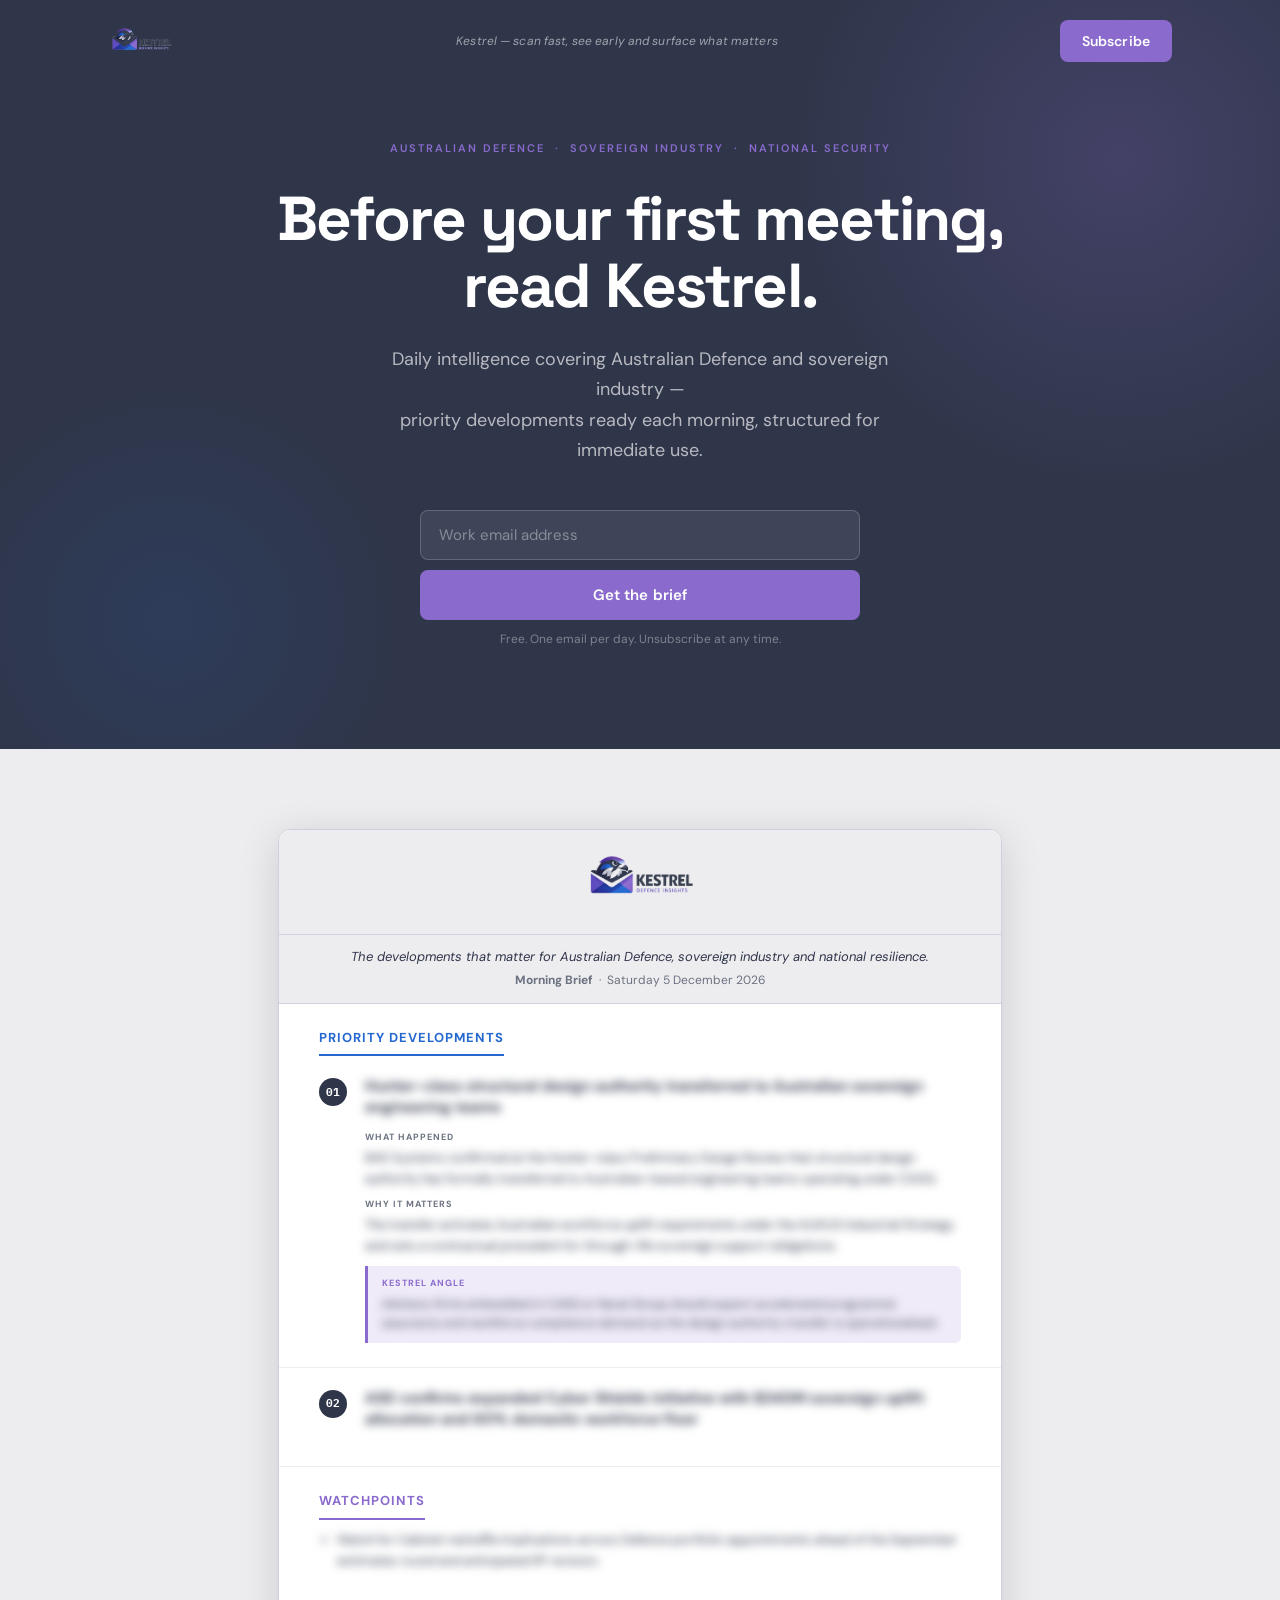
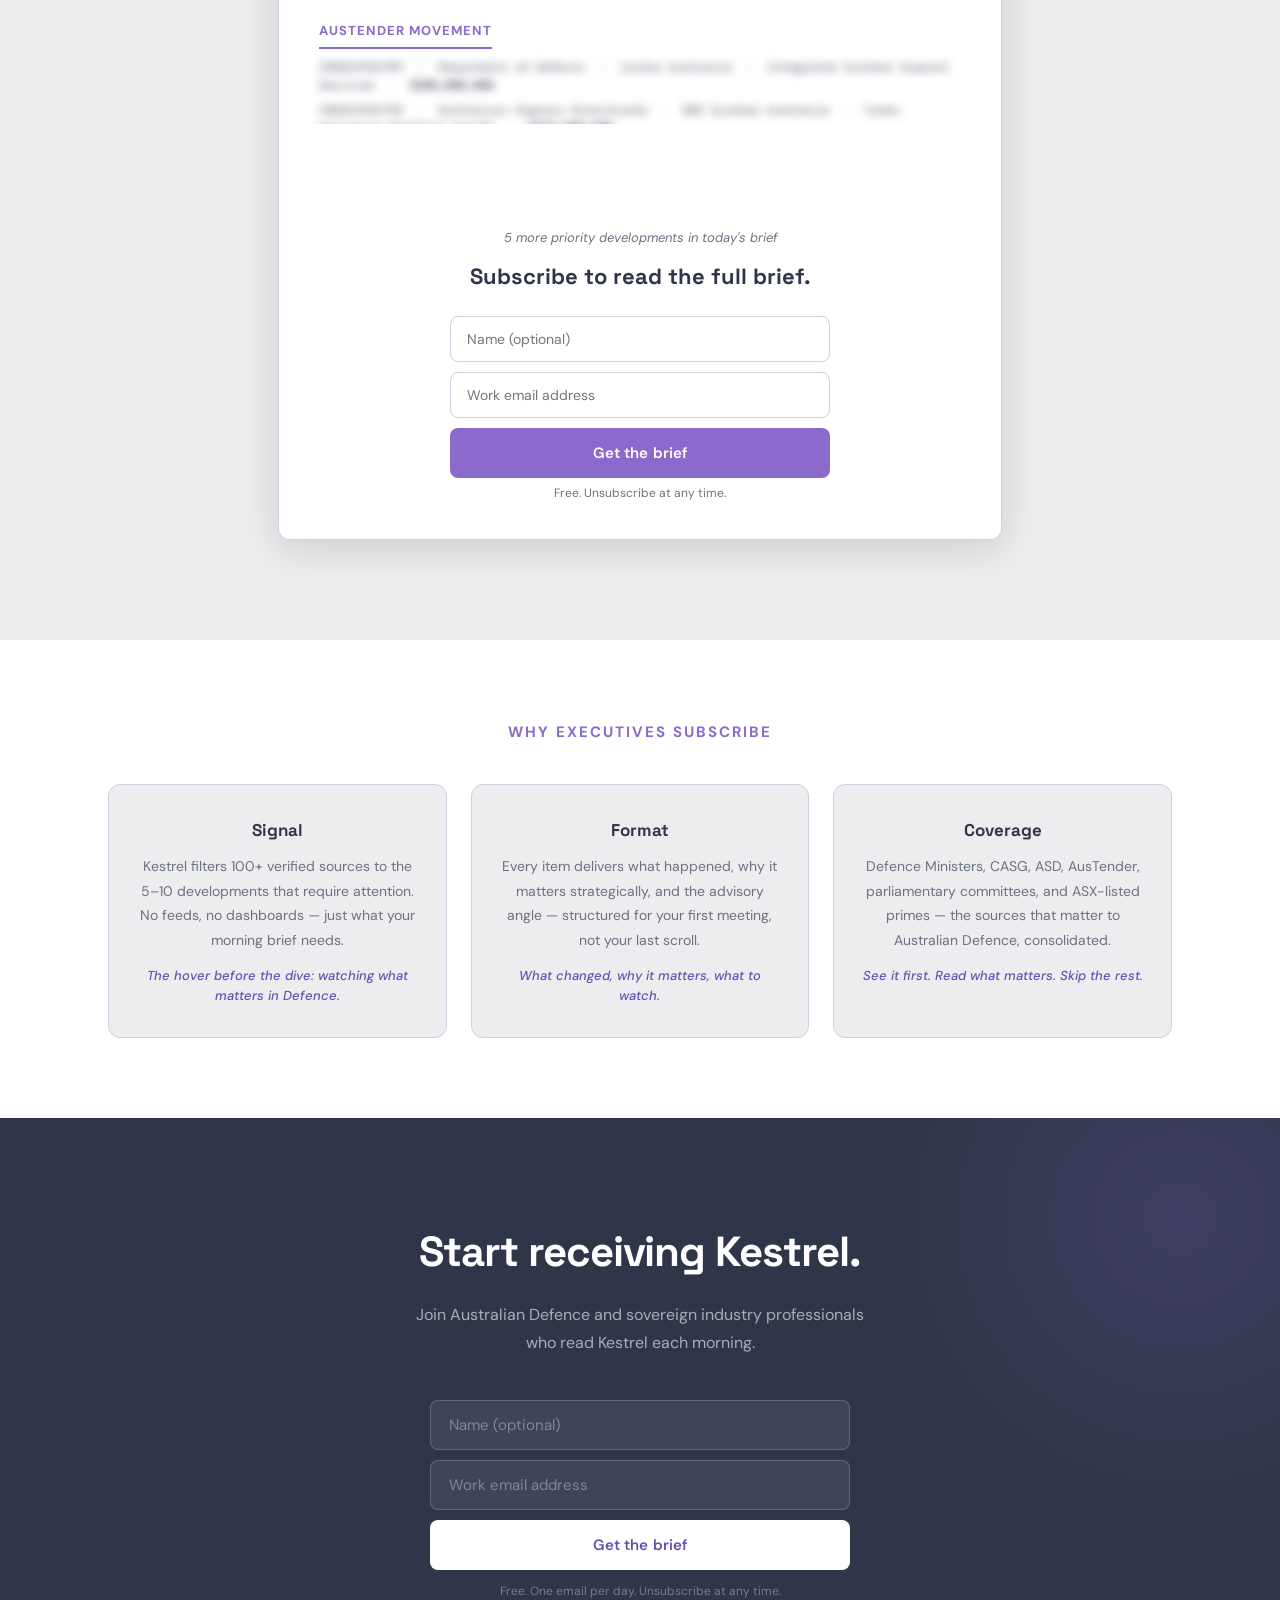
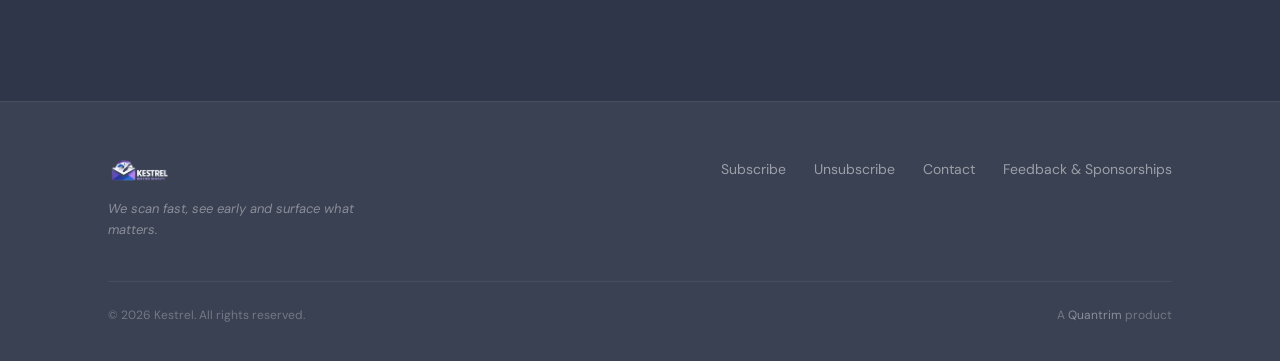
<file: website/index.html>
<!DOCTYPE html>
<html lang="en">
<head>
  <meta charset="UTF-8">
  <meta name="viewport" content="width=device-width, initial-scale=1.0">
  <title>Kestrel — Australian Defence Intelligence Brief</title>
  <meta name="description" content="Daily Australian Defence and sovereign industry intelligence for professionals who can't afford to be second. Subscribe to the Kestrel morning brief.">
  <meta property="og:title" content="Kestrel — Australian Defence Intelligence Brief">
  <meta property="og:description" content="Before your first meeting, read Kestrel.">
  <meta property="og:type" content="website">
  <link rel="icon" type="image/png" href="static/favicon.png">
  <link rel="preconnect" href="https://fonts.googleapis.com">
  <link rel="preconnect" href="https://fonts.gstatic.com" crossorigin>
  <link href="https://fonts.googleapis.com/css2?family=Space+Grotesk:wght@500;700&family=DM+Sans:opsz,wght@9..40,400;9..40,500;9..40,600&family=IBM+Plex+Mono:wght@400;500&display=swap" rel="stylesheet">
  <link rel="stylesheet" href="static/style.css">
</head>
<body>

<!-- Navigation -->
<nav class="site-nav" role="navigation" aria-label="Main">
  <div class="container">
    <div class="site-nav__inner">
      <a href="/" class="site-nav__logo" aria-label="Kestrel home">
        <img src="static/logo-light.png" alt="Kestrel" height="30">
      </a>
      <span class="site-nav__tagline">Kestrel &mdash; scan fast, see early and surface what matters</span>
      <a href="#subscribe" class="site-nav__cta">Subscribe</a>
    </div>
  </div>
</nav>

<!-- Hero -->
<section class="hero">
  <div class="container">
    <p class="hero__eyebrow">Australian Defence &nbsp;·&nbsp; Sovereign Industry &nbsp;·&nbsp; National Security</p>
    <h1 class="hero__h1">Before your first meeting,<br>read Kestrel.</h1>
    <p class="hero__sub">Daily intelligence covering Australian Defence and sovereign industry —<br>priority developments ready each morning, structured for immediate use.</p>
    <form class="hero__form subscribe-form" novalidate>
      <div class="hero__form-row">
        <input type="email" name="email" placeholder="Work email address" required autocomplete="email">
        <button type="submit" class="btn-primary">Get the brief</button>
      </div>
      <div class="form-status" role="status" aria-live="polite"></div>
    </form>
    <p class="hero__note">Free. One email per day. Unsubscribe at any time.</p>
  </div>
</section>

<!-- Brief preview — the product is the pitch -->
<section class="brief-demo" aria-label="Sample brief">
  <div class="container">

    <div class="brief-doc reveal">

      <!-- Masthead -->
      <div class="brief-doc__masthead">
        <img src="static/logo-light.png" alt="Kestrel" height="52">
      </div>

      <!-- Slot bar -->
      <div class="brief-doc__slotbar">
        <p class="brief-doc__tagline"><em>The developments that matter for Australian Defence, sovereign industry and national resilience.</em></p>
        <p class="brief-doc__slot"><strong>Morning Brief</strong> &nbsp;&middot;&nbsp; <span id="brief-doc-date">Monday 30 June 2026</span></p>
      </div>

      <!-- Section header -->
      <div class="brief-doc__section-hdr">
        <span class="brief-doc__section-label">Priority Developments</span>
      </div>

      <!-- Item 01 -->
      <div class="brief-doc__item">
        <span class="brief-doc__item-num">01</span>
        <div class="brief-doc__item-body">
          <p class="brief-doc__headline blurred">Hunter-class structural design authority transferred to Australian sovereign engineering teams</p>
          <div class="brief-doc__field">
            <p class="brief-doc__field-label">What happened</p>
            <p class="brief-doc__field-text blurred">BAE Systems confirmed at the Hunter-class Preliminary Design Review that structural design authority has formally transferred to Australian-based engineering teams operating under CASG.</p>
          </div>
          <div class="brief-doc__field">
            <p class="brief-doc__field-label">Why it matters</p>
            <p class="brief-doc__field-text blurred">The transfer activates Australian workforce uplift requirements under the AUKUS Industrial Strategy and sets a contractual precedent for through-life sovereign support obligations.</p>
          </div>
          <div class="brief-doc__angle">
            <p class="brief-doc__angle-label">Kestrel Angle</p>
            <p class="brief-doc__angle-text blurred">Advisory firms embedded in CASG or Naval Group should expect accelerated programme assurance and workforce compliance demand as the design authority transfer is operationalised.</p>
          </div>
        </div>
      </div>

      <!-- Item 02 -->
      <div class="brief-doc__item">
        <span class="brief-doc__item-num">02</span>
        <div class="brief-doc__item-body">
          <p class="brief-doc__headline blurred">ASD confirms expanded Cyber Shields initiative with $340M sovereign uplift allocation and 60% domestic workforce floor</p>
        </div>
      </div>

      <!-- Watchpoints -->
      <div class="brief-doc__section-hdr">
        <span class="brief-doc__section-label brief-doc__section-label--violet">Watchpoints</span>
      </div>
      <ul class="brief-doc__bullets">
        <li class="brief-doc__bullet blurred">Watch for Cabinet reshuffle implications across Defence portfolio appointments ahead of the September estimates round and anticipated IIP revision.</li>
      </ul>

      <!-- AusTender Movement -->
      <div class="brief-doc__section-hdr">
        <span class="brief-doc__section-label brief-doc__section-label--violet">AusTender Movement</span>
      </div>
      <ul class="brief-doc__bullets brief-doc__bullets--austender">
        <li class="brief-doc__bullet blurred">CN0023456789 &nbsp;&middot;&nbsp; Department of Defence &nbsp;&middot;&nbsp; Leidos Australia &nbsp;&middot;&nbsp; Integrated Systems Support Services &nbsp;&middot;&nbsp; <strong>$380,000,000</strong></li>
        <li class="brief-doc__bullet blurred">CN0023456790 &nbsp;&middot;&nbsp; Australian Signals Directorate &nbsp;&middot;&nbsp; BAE Systems Australia &nbsp;&middot;&nbsp; Cyber Assurance Platform Uplift &nbsp;&middot;&nbsp; <strong>$142,000,000</strong></li>
        <li class="brief-doc__bullet blurred">CN0023456791 &nbsp;&middot;&nbsp; Defence Science and Technology Group &nbsp;&middot;&nbsp; CSIRO &nbsp;&middot;&nbsp; Advanced Materials Research Program &nbsp;&middot;&nbsp; <strong>$67,500,000</strong></li>
      </ul>

      <!-- Gate: gradient + inline subscribe CTA -->
      <div class="brief-doc__gate">
        <div class="brief-doc__gate-fade" aria-hidden="true"></div>
        <div class="brief-doc__gate-cta">
          <p class="gate__count">5 more priority developments in today's brief</p>
          <h2 class="gate__h2">Subscribe to read the full brief.</h2>
          <form class="gate__form subscribe-form" novalidate>
            <input type="text" name="name" placeholder="Name (optional)" autocomplete="name">
            <input type="email" name="email" placeholder="Work email address" required autocomplete="email">
            <button type="submit" class="btn-primary">Get the brief</button>
            <div class="form-status" role="status" aria-live="polite"></div>
          </form>
          <p class="gate__note">Free. Unsubscribe at any time.</p>
        </div>
      </div>

    </div><!-- /brief-doc -->
  </div>
</section>

<!-- Differentiators -->
<section class="diffs">
  <div class="container">
    <p class="diffs__eyebrow">Why executives subscribe</p>
    <div class="diffs__grid">
      <div class="diff-item">
        <h3 class="diff-item__label">Signal</h3>
        <p class="diff-item__text">Kestrel filters 100+ verified sources to the 5–10 developments that require attention. No feeds, no dashboards — just what your morning brief needs.</p>
        <p class="diff-item__tagline">The hover before the dive: watching what matters in Defence.</p>
      </div>
      <div class="diff-item">
        <h3 class="diff-item__label">Format</h3>
        <p class="diff-item__text">Every item delivers what happened, why it matters strategically, and the advisory angle — structured for your first meeting, not your last scroll.</p>
        <p class="diff-item__tagline">What changed, why it matters, what to watch.</p>
      </div>
      <div class="diff-item">
        <h3 class="diff-item__label">Coverage</h3>
        <p class="diff-item__text">Defence Ministers, CASG, ASD, AusTender, parliamentary committees, and ASX-listed primes — the sources that matter to Australian Defence, consolidated.</p>
        <p class="diff-item__tagline">See it first. Read what matters. Skip the rest.</p>
      </div>
    </div>
  </div>
</section>

<!-- Subscribe CTA -->
<section class="subscribe-block" id="subscribe" aria-labelledby="sub-heading">
  <div class="container">
    <h2 class="subscribe-block__h2" id="sub-heading">Start receiving Kestrel.</h2>
    <p class="subscribe-block__sub">Join Australian Defence and sovereign industry professionals who read Kestrel each morning.</p>
    <form class="subscribe-block__form subscribe-form" novalidate>
      <input type="text"  name="name"  placeholder="Name (optional)"    autocomplete="name">
      <input type="email" name="email" placeholder="Work email address" required autocomplete="email">
      <button type="submit" class="btn-primary btn-primary--light">Get the brief</button>
      <div class="form-status" role="status" aria-live="polite"></div>
    </form>
    <p class="subscribe-block__note">Free. One email per day. Unsubscribe at any time.</p>
  </div>
</section>

<!-- Footer -->
<footer class="site-footer">
  <div class="container">
    <div class="site-footer__inner">
      <div class="site-footer__brand">
        <img src="static/logo-dark.png" alt="Kestrel" height="28">
        <p class="site-footer__tagline">We scan fast, see early and surface what matters.</p>
      </div>
      <nav class="site-footer__nav" aria-label="Footer navigation">
        <a href="#subscribe">Subscribe</a>
        <a href="unsubscribe.html">Unsubscribe</a>
        <button class="footer-modal-btn" data-open-contact-modal>Contact</button>
        <button class="footer-modal-btn" data-open-contact-modal>Feedback &amp; Sponsorships</button>
      </nav>
    </div>
    <div class="site-footer__bottom">
      <span>&copy; 2026 Kestrel. All rights reserved.</span>
      <span>A <a href="https://quantrim.com" target="_blank" rel="noopener">Quantrim</a> product</span>
    </div>
  </div>
</footer>

<!-- Contact / Feedback & Sponsorships modal -->
<div class="modal-overlay" id="contact-modal" role="dialog" aria-modal="true" aria-labelledby="contact-modal-title">
  <div class="modal-card" role="document">
    <button class="modal-close" id="close-contact-modal" aria-label="Close">&times;</button>
    <h2 class="modal-title" id="contact-modal-title">Contact</h2>
    <p class="modal-sub">Questions, feedback, or sponsorship enquiries — we'd love to hear from you.</p>

    <form class="contact-form" id="contact-form" novalidate>
      <!-- Honeypot — hidden from humans, bots fill it in -->
      <input type="text" name="_gotcha" class="contact-honeypot" tabindex="-1" autocomplete="off">

      <div class="contact-grid">
        <div class="contact-field">
          <label for="cf-name">Name <span aria-hidden="true">*</span></label>
          <input type="text" id="cf-name" name="name" required autocomplete="name" placeholder="Your name">
        </div>
        <div class="contact-field">
          <label for="cf-company">Company</label>
          <input type="text" id="cf-company" name="company" autocomplete="organization" placeholder="Organisation (optional)">
        </div>
      </div>
      <div class="contact-field">
        <label for="cf-email">Email <span aria-hidden="true">*</span></label>
        <input type="email" id="cf-email" name="email" required autocomplete="email" placeholder="your@email.com">
      </div>
      <div class="contact-field">
        <label for="cf-message">Message <span aria-hidden="true">*</span></label>
        <textarea id="cf-message" name="message" rows="4" required placeholder="Your message…"></textarea>
      </div>
      <div class="contact-field contact-field--challenge">
        <label for="cf-challenge"><span id="challenge-question">What is 3 + 4?</span> <span aria-hidden="true">*</span></label>
        <input type="number" id="cf-challenge" name="challenge" required autocomplete="off" placeholder="Answer" style="max-width:120px;">
      </div>

      <div class="form-status" id="contact-status" role="status" aria-live="polite"></div>
      <button type="submit" class="btn-primary contact-submit">Send message</button>
    </form>

    <!-- Success state -->
    <div class="contact-done" id="contact-done" hidden>
      <div class="contact-done__icon" aria-hidden="true">&#10003;</div>
      <h3 class="contact-done__h3">Message sent</h3>
      <p class="contact-done__p">Thanks — we'll be in touch shortly.</p>
      <button class="btn-ghost" id="contact-done-close">Close</button>
    </div>
  </div>
</div>

<script src="static/script.js"></script>
</body>
</html>
</file>
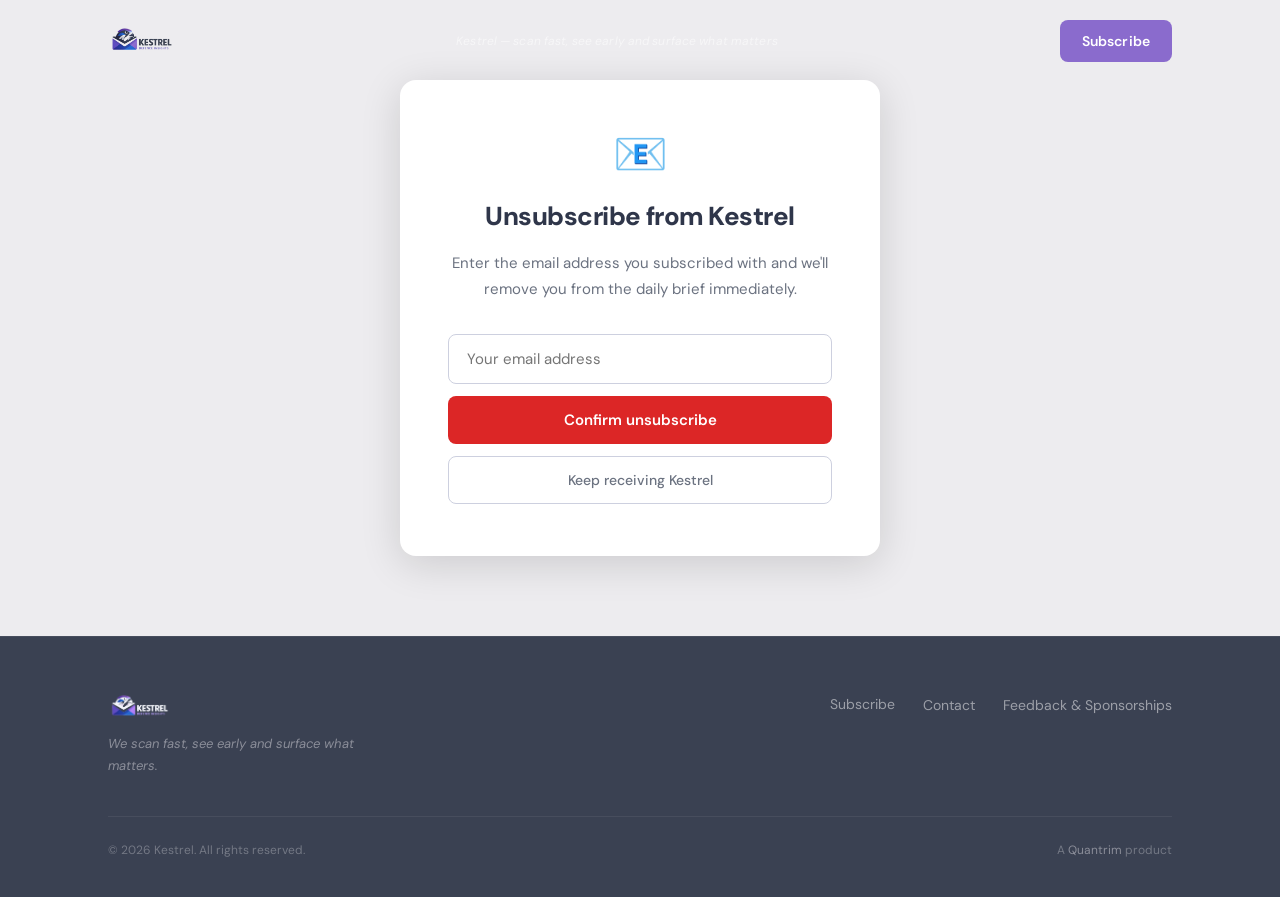
<file: website/unsubscribe.html>
<!DOCTYPE html>
<html lang="en">
<head>
  <meta charset="UTF-8">
  <meta name="viewport" content="width=device-width, initial-scale=1.0">
  <title>Unsubscribe — Kestrel</title>
  <meta name="robots" content="noindex">
  <link rel="icon" type="image/png" href="static/favicon.png">
  <link rel="preconnect" href="https://fonts.googleapis.com">
  <link rel="preconnect" href="https://fonts.gstatic.com" crossorigin>
  <link href="https://fonts.googleapis.com/css2?family=Space+Grotesk:wght@500;700&family=DM+Sans:opsz,wght@9..40,400;9..40,500;9..40,600&display=swap" rel="stylesheet">
  <link rel="stylesheet" href="static/style.css">
</head>
<body>

<!-- Navigation -->
<nav class="site-nav" role="navigation" aria-label="Main">
  <div class="container">
    <div class="site-nav__inner">
      <a href="index.html" class="site-nav__logo" aria-label="Kestrel home">
        <img src="static/logo-light.png" alt="Kestrel" height="30">
      </a>
      <span class="site-nav__tagline">Kestrel &mdash; scan fast, see early and surface what matters</span>
      <a href="index.html#subscribe" class="site-nav__cta">Subscribe</a>
    </div>
  </div>
</nav>

<!-- Unsubscribe page body -->
<main class="unsub-page" role="main">

  <div class="unsub-card">

    <!-- Form state -->
    <div class="unsub-card-body">
      <div class="unsub-icon" aria-hidden="true">&#128231;</div>
      <h1>Unsubscribe from Kestrel</h1>
      <p>Enter the email address you subscribed with and we'll remove you from the daily brief immediately.</p>

      <form class="unsub-form unsubscribe-form" novalidate>
        <input
          type="email"
          name="email"
          id="unsub-email"
          placeholder="Your email address"
          required
          autocomplete="email"
        >
        <button type="submit" class="btn-danger">Confirm unsubscribe</button>
        <div class="form-status" role="status" aria-live="polite"></div>
        <a href="index.html" class="btn-ghost">Keep receiving Kestrel</a>
      </form>
    </div>

    <!-- Success state (shown by JS) -->
    <div class="unsub-done" role="status">
      <div class="unsub-done-icon" aria-hidden="true">&#10003;</div>
      <h2>You've been unsubscribed</h2>
      <p>We've removed you from the daily brief. You won't receive any further emails.</p>
      <p>Changed your mind? <a href="index.html#subscribe" style="color:var(--violet);font-weight:600;">Re-subscribe here.</a></p>
    </div>

  </div>

</main>

<!-- Footer -->
<footer class="site-footer unsub-footer">
  <div class="container">
    <div class="site-footer__inner">
      <div class="site-footer__brand">
        <img src="static/logo-dark.png" alt="Kestrel" height="28">
        <p class="site-footer__tagline">We scan fast, see early and surface what matters.</p>
      </div>
      <nav class="site-footer__nav" aria-label="Footer navigation">
        <a href="index.html#subscribe">Subscribe</a>
        <button class="footer-modal-btn" data-open-contact-modal>Contact</button>
        <button class="footer-modal-btn" data-open-contact-modal>Feedback &amp; Sponsorships</button>
      </nav>
    </div>
    <div class="site-footer__bottom">
      <span>&copy; 2026 Kestrel. All rights reserved.</span>
      <span>A <a href="https://quantrim.com" target="_blank" rel="noopener">Quantrim</a> product</span>
    </div>
  </div>
</footer>

<!-- Contact / Feedback & Sponsorships modal -->
<div class="modal-overlay" id="contact-modal" role="dialog" aria-modal="true" aria-labelledby="contact-modal-title">
  <div class="modal-card" role="document">
    <button class="modal-close" id="close-contact-modal" aria-label="Close">&times;</button>
    <h2 class="modal-title" id="contact-modal-title">Contact</h2>
    <p class="modal-sub">Questions, feedback, or sponsorship enquiries — we'd love to hear from you.</p>

    <form class="contact-form" id="contact-form" novalidate>
      <!-- Honeypot — hidden from humans, bots fill it in -->
      <input type="text" name="_gotcha" class="contact-honeypot" tabindex="-1" autocomplete="off">

      <div class="contact-grid">
        <div class="contact-field">
          <label for="cf-name">Name <span aria-hidden="true">*</span></label>
          <input type="text" id="cf-name" name="name" required autocomplete="name" placeholder="Your name">
        </div>
        <div class="contact-field">
          <label for="cf-company">Company</label>
          <input type="text" id="cf-company" name="company" autocomplete="organization" placeholder="Organisation (optional)">
        </div>
      </div>
      <div class="contact-field">
        <label for="cf-email">Email <span aria-hidden="true">*</span></label>
        <input type="email" id="cf-email" name="email" required autocomplete="email" placeholder="your@email.com">
      </div>
      <div class="contact-field">
        <label for="cf-message">Message <span aria-hidden="true">*</span></label>
        <textarea id="cf-message" name="message" rows="4" required placeholder="Your message…"></textarea>
      </div>
      <div class="contact-field contact-field--challenge">
        <label for="cf-challenge"><span id="challenge-question">What is 3 + 4?</span> <span aria-hidden="true">*</span></label>
        <input type="number" id="cf-challenge" name="challenge" required autocomplete="off" placeholder="Answer" style="max-width:120px;">
      </div>

      <div class="form-status" id="contact-status" role="status" aria-live="polite"></div>
      <button type="submit" class="btn-primary contact-submit">Send message</button>
    </form>

    <!-- Success state -->
    <div class="contact-done" id="contact-done" hidden>
      <div class="contact-done__icon" aria-hidden="true">&#10003;</div>
      <h3 class="contact-done__h3">Message sent</h3>
      <p class="contact-done__p">Thanks — we'll be in touch shortly.</p>
      <button class="btn-ghost" id="contact-done-close">Close</button>
    </div>
  </div>
</div>

<script src="static/script.js"></script>
</body>
</html>
</file>
<file: website/static/style.css>
/* =========================================================
   KESTREL — Website Stylesheet
   Brand: Navy #2F364A · Violet #8A6BCD · Blue #2568D0
   ========================================================= */

:root {
  --navy:        #2F364A;
  --navy-mid:    #3A4152;
  --violet:      #8A6BCD;
  --violet-dark: #6451B3;
  --blue:        #2568D0;
  --grey:        #EDECEF;
  --grey-mid:    #CDD0DF;
  --angle-bg:    #F0EBF8;
  --white:       #FFFFFF;
  --body:        #2F364A;
  --muted:       #6B7280;
  --radius:      8px;
  --max-w:       1120px;
  --font:        'DM Sans', Arial, 'Helvetica Neue', sans-serif;
  --font-mono:   'IBM Plex Mono', monospace;
  --shadow:      0 2px 16px rgba(0,0,0,.10);
  --shadow-lg:   0 8px 40px rgba(0,0,0,.14);
}

*, *::before, *::after { box-sizing: border-box; margin: 0; padding: 0; }
html { scroll-behavior: smooth; }
body {
  font-family: var(--font);
  color: var(--body);
  background: var(--white);
  line-height: 1.6;
  -webkit-font-smoothing: antialiased;
}
a { color: inherit; text-decoration: none; }

.container { max-width: var(--max-w); margin: 0 auto; padding: 0 28px; }

/* ── Navigation ─────────────────────────────────────────── */
.site-nav {
  position: fixed; top: 0; left: 0; right: 0;
  z-index: 200;
  padding: 20px 0;
  transition: background .3s, box-shadow .3s, padding .3s;
}
.site-nav.scrolled {
  background: rgba(255,255,255,.97);
  backdrop-filter: blur(12px);
  box-shadow: 0 1px 0 var(--grey-mid);
  padding: 14px 0;
}
.site-nav__inner {
  display: flex;
  align-items: center;
  justify-content: space-between;
}
.site-nav__logo {
  display: flex;
  align-items: center;
  text-decoration: none;
}
.site-nav__logo img { height: 30px; width: auto; display: block; }
.site-nav__tagline {
  flex: 1;
  text-align: center;
  padding: 0 24px;
  font-size: 12px;
  font-style: italic;
  color: rgba(255,255,255,.55);
  letter-spacing: .01em;
  white-space: nowrap;
  overflow: hidden;
  text-overflow: ellipsis;
}
.site-nav.scrolled .site-nav__tagline { color: var(--muted); }
.site-nav__cta {
  flex-shrink: 0;
  padding: 10px 22px;
  background: var(--violet);
  color: var(--white);
  border-radius: var(--radius);
  font-size: 14px;
  font-weight: 600;
  letter-spacing: .01em;
  transition: background .2s, transform .15s;
}
.site-nav__cta:hover { background: var(--violet-dark); transform: translateY(-1px); }

/* ── Hero ───────────────────────────────────────────────── */
.hero {
  background: var(--navy);
  padding: 140px 0 100px;
  text-align: center;
  position: relative;
  overflow: hidden;
}
.hero::before {
  content: '';
  position: absolute;
  top: -180px; right: -180px;
  width: 680px; height: 680px;
  background: radial-gradient(circle, rgba(138,107,205,.22) 0%, transparent 68%);
  pointer-events: none;
}
.hero::after {
  content: '';
  position: absolute;
  bottom: -120px; left: -80px;
  width: 500px; height: 500px;
  background: radial-gradient(circle, rgba(37,104,208,.12) 0%, transparent 65%);
  pointer-events: none;
}
.hero .container { position: relative; z-index: 1; }
.hero__eyebrow {
  font-size: 11px;
  font-weight: 600;
  letter-spacing: 2px;
  text-transform: uppercase;
  color: var(--violet);
  margin-bottom: 28px;
}
.hero__h1 {
  font-family: 'Space Grotesk', var(--font);
  font-size: clamp(38px, 5.5vw, 62px);
  font-weight: 700;
  line-height: 1.08;
  color: var(--white);
  letter-spacing: -.03em;
  margin-bottom: 24px;
}
.hero__sub {
  font-size: 18px;
  color: rgba(237,236,239,.72);
  line-height: 1.7;
  max-width: 540px;
  margin: 0 auto 44px;
}
.hero__form { max-width: 440px; margin: 0 auto; }
.hero__form-row {
  display: flex;
  flex-direction: column;
  gap: 10px;
  margin-bottom: 10px;
}
.hero__form input[type="email"] {
  width: 100%;
  padding: 14px 18px;
  font-size: 15px;
  font-family: var(--font);
  border: 1px solid rgba(237,236,239,.2);
  border-radius: var(--radius);
  background: rgba(255,255,255,.08);
  color: var(--white);
  outline: none;
  transition: border-color .2s, background .2s;
}
.hero__form input[type="email"]::placeholder { color: rgba(255,255,255,.38); }
.hero__form input[type="email"]:focus { border-color: var(--violet); background: rgba(255,255,255,.12); }
.hero__note {
  font-size: 12px;
  color: rgba(237,236,239,.42);
  margin-top: 10px;
}

/* ── Shared button ──────────────────────────────────────── */
.btn-primary {
  width: 100%;
  padding: 15px 28px;
  background: var(--violet);
  color: var(--white);
  border: none;
  border-radius: var(--radius);
  font-size: 15px;
  font-weight: 600;
  font-family: var(--font);
  cursor: pointer;
  transition: background .2s, transform .15s, box-shadow .2s;
  letter-spacing: .01em;
}
.btn-primary:hover {
  background: var(--violet-dark);
  transform: translateY(-1px);
  box-shadow: 0 6px 20px rgba(100,81,179,.35);
}
.btn-primary:active { transform: translateY(0); }
.btn-primary:disabled { opacity: .6; cursor: not-allowed; transform: none; }
.btn-primary--light {
  background: var(--white);
  color: var(--violet-dark);
}
.btn-primary--light:hover { background: var(--grey); }

/* ── Form status ────────────────────────────────────────── */
.form-status {
  margin-top: 12px;
  padding: 12px 16px;
  border-radius: var(--radius);
  font-size: 14px;
  font-weight: 500;
  display: none;
}
.form-status.success { background: rgba(138,107,205,.2); color: #C4B5FD; display: block; }
.form-status.error   { background: rgba(220,38,38,.15);  color: #FCA5A5; display: block; }

/* ── Brief demo section ─────────────────────────────────── */
.brief-demo {
  padding: 80px 0 100px;
  background: var(--grey);
}
.brief-demo > .container { max-width: 780px; }

/* Document card — mimics the actual email brief */
.brief-doc {
  background: var(--white);
  border-radius: 12px;
  overflow: hidden;
  box-shadow: var(--shadow-lg);
  border: 1px solid var(--grey-mid);
}
.brief-doc__masthead {
  background: var(--grey);
  border-bottom: 1px solid var(--grey-mid);
  padding: 22px 40px;
  text-align: center;
}
.brief-doc__masthead img { height: 52px; width: auto; }
.brief-doc__disclaimer {
  background: var(--grey);
  padding: 8px 40px 14px;
  font-size: 11px;
  color: var(--muted);
  text-align: center;
  border-bottom: 1px solid var(--grey-mid);
}
.brief-doc__slotbar {
  background: var(--grey);
  border-bottom: 1px solid var(--grey-mid);
  padding: 12px 40px;
  text-align: center;
}
.brief-doc__tagline {
  font-size: 13px;
  color: var(--body);
  font-style: italic;
  margin-bottom: 4px;
}
.brief-doc__slot {
  font-size: 12px;
  color: var(--muted);
}
.brief-doc__section-hdr {
  padding: 20px 40px 0;
}
.brief-doc__section-label {
  display: inline-block;
  font-size: 13px;
  font-weight: 700;
  text-transform: uppercase;
  letter-spacing: 1px;
  color: var(--blue);
  border-bottom: 2px solid var(--blue);
  padding-bottom: 6px;
}

/* Individual brief items */
.brief-doc__item {
  display: flex;
  gap: 18px;
  padding: 20px 40px 24px;
  border-bottom: 1px solid var(--grey);
}
.brief-doc__item:last-of-type { border-bottom: none; }
.brief-doc__item-num {
  flex-shrink: 0;
  width: 28px;
  height: 28px;
  background: var(--navy);
  color: var(--white);
  border-radius: 50%;
  display: flex;
  align-items: center;
  justify-content: center;
  font-size: 11px;
  font-weight: 700;
  font-family: var(--font-mono);
  margin-top: 2px;
}
.brief-doc__item-body { flex: 1; min-width: 0; }
.brief-doc__headline {
  font-size: 15px;
  font-weight: 700;
  color: var(--navy);
  line-height: 1.4;
  margin-bottom: 12px;
}
.brief-doc__field { margin-bottom: 8px; }
.brief-doc__field-label {
  font-size: 9px;
  font-weight: 700;
  text-transform: uppercase;
  letter-spacing: 1px;
  color: var(--muted);
  margin-bottom: 3px;
}
.brief-doc__field-text {
  font-size: 13px;
  color: var(--body);
  line-height: 1.6;
}
.brief-doc__angle {
  background: var(--angle-bg);
  border-left: 3px solid var(--violet);
  border-radius: 0 6px 6px 0;
  padding: 10px 14px;
  margin-top: 10px;
}
.brief-doc__angle-label {
  font-size: 9px;
  font-weight: 700;
  text-transform: uppercase;
  letter-spacing: 1px;
  color: var(--violet);
  margin-bottom: 4px;
}
.brief-doc__angle-text {
  font-size: 12px;
  color: var(--body);
  line-height: 1.6;
}

/* Blurred content — unreadable but shape/structure visible */
.blurred {
  filter: blur(5px);
  user-select: none;
  pointer-events: none;
}

/* Violet variant for section label (Watchpoints, AusTender) */
.brief-doc__section-label--violet {
  color: var(--violet);
  border-color: var(--violet);
}

/* Bullet lists for Watchpoints / AusTender sections */
.brief-doc__bullets {
  list-style: disc;
  padding: 10px 40px 18px 58px;
}
.brief-doc__bullet {
  font-size: 13px;
  color: var(--body);
  line-height: 1.6;
  margin-bottom: 7px;
}
.brief-doc__bullets--austender .brief-doc__bullet {
  font-size: 11px;
  font-family: var(--font-mono);
  list-style: none;
  margin-left: -18px;
}

/* Gate — gradient + inline CTA */
.brief-doc__gate {
  position: relative;
  background: var(--white);
}
.brief-doc__gate-fade {
  height: 80px;
  background: linear-gradient(to bottom, rgba(255,255,255,0), var(--white));
  margin-top: -80px;
  position: relative;
  z-index: 1;
}
.brief-doc__gate-cta {
  text-align: center;
  padding: 24px 40px 36px;
}
.gate__count {
  font-size: 13px;
  color: var(--muted);
  margin-bottom: 10px;
  font-style: italic;
}
.gate__h2 {
  font-family: 'Space Grotesk', var(--font);
  font-size: 22px;
  font-weight: 700;
  color: var(--navy);
  margin-bottom: 22px;
}
.gate__form {
  max-width: 380px;
  margin: 0 auto;
  display: flex;
  flex-direction: column;
  gap: 10px;
}
.gate__form input {
  width: 100%;
  padding: 13px 16px;
  font-size: 14px;
  font-family: var(--font);
  border: 1px solid var(--grey-mid);
  border-radius: var(--radius);
  color: var(--body);
  background: var(--white);
  outline: none;
  transition: border-color .2s;
}
.gate__form input:focus { border-color: var(--violet); }
.gate__note {
  font-size: 12px;
  color: var(--muted);
  margin-top: 6px;
}

/* ── Differentiators ────────────────────────────────────── */
.diffs {
  padding: 80px 0;
  background: var(--white);
}
.diffs__eyebrow {
  font-size: 15px;
  font-weight: 700;
  letter-spacing: 2px;
  text-transform: uppercase;
  color: var(--violet);
  text-align: center;
  margin-bottom: 40px;
}
.diffs__grid {
  display: grid;
  grid-template-columns: repeat(3, minmax(0, 360px));
  gap: 24px;
  justify-content: center;
}
.diff-item {
  background: var(--grey);
  border-radius: 12px;
  padding: 32px 28px;
  border: 1px solid var(--grey-mid);
  transition: transform .25s, box-shadow .25s;
  text-align: center;
}
.diff-item:hover { transform: translateY(-4px); box-shadow: var(--shadow-lg); }
.diff-item__label {
  font-family: 'Space Grotesk', var(--font);
  font-size: 17px;
  font-weight: 700;
  color: var(--navy);
  margin-bottom: 10px;
}
.diff-item__text {
  font-size: 14px;
  color: var(--muted);
  line-height: 1.75;
}
.diff-item__tagline {
  font-size: 13px;
  font-style: italic;
  color: var(--violet-dark);
  margin-top: 14px;
  line-height: 1.5;
  font-weight: 500;
}

/* ── Subscribe block ────────────────────────────────────── */
.subscribe-block {
  background: var(--navy);
  padding: 100px 0;
  text-align: center;
  position: relative;
  overflow: hidden;
}
.subscribe-block::before {
  content: '';
  position: absolute;
  top: -200px; right: -200px;
  width: 600px; height: 600px;
  background: radial-gradient(circle, rgba(138,107,205,.18) 0%, transparent 65%);
  pointer-events: none;
}
.subscribe-block .container { position: relative; z-index: 1; }
.subscribe-block__h2 {
  font-family: 'Space Grotesk', var(--font);
  font-size: clamp(28px, 3.5vw, 42px);
  font-weight: 700;
  color: var(--white);
  letter-spacing: -.025em;
  margin-bottom: 16px;
}
.subscribe-block__sub {
  font-size: 16px;
  color: rgba(237,236,239,.65);
  line-height: 1.7;
  max-width: 460px;
  margin: 0 auto 44px;
}
.subscribe-block__form {
  max-width: 420px;
  margin: 0 auto;
  display: flex;
  flex-direction: column;
  gap: 10px;
}
.subscribe-block__form input {
  padding: 14px 18px;
  font-size: 15px;
  font-family: var(--font);
  border: 1px solid rgba(237,236,239,.2);
  border-radius: var(--radius);
  background: rgba(255,255,255,.08);
  color: var(--white);
  outline: none;
  transition: border-color .2s, background .2s;
}
.subscribe-block__form input::placeholder { color: rgba(255,255,255,.35); }
.subscribe-block__form input:focus { border-color: var(--violet); background: rgba(255,255,255,.12); }
.subscribe-block__form .form-status.success { color: #C4B5FD; background: rgba(138,107,205,.2); }
.subscribe-block__form .form-status.error   { color: #FCA5A5; background: rgba(220,38,38,.15); }
.subscribe-block__note {
  font-size: 12px;
  color: rgba(237,236,239,.38);
  margin-top: 12px;
}

/* ── Footer ─────────────────────────────────────────────── */
.site-footer {
  background: var(--navy-mid);
  padding: 56px 0 36px;
  border-top: 1px solid rgba(237,236,239,.07);
  color: rgba(237,236,239,.65);
}
.site-footer__inner {
  display: flex;
  align-items: flex-start;
  justify-content: space-between;
  gap: 48px;
  margin-bottom: 40px;
}
.site-footer__brand img { height: 28px; display: block; margin-bottom: 12px; }
.site-footer__tagline {
  font-size: 13px;
  color: rgba(237,236,239,.45);
  line-height: 1.65;
  font-style: italic;
  max-width: 260px;
}
.site-footer__nav {
  display: flex;
  gap: 28px;
  flex-wrap: wrap;
}
.site-footer__nav a {
  font-size: 14px;
  color: rgba(237,236,239,.55);
  transition: color .2s;
}
.site-footer__nav a:hover { color: var(--white); }
.site-footer__bottom {
  border-top: 1px solid rgba(237,236,239,.07);
  padding-top: 24px;
  display: flex;
  justify-content: space-between;
  align-items: center;
  font-size: 12px;
  color: rgba(237,236,239,.32);
}
.site-footer__bottom a { color: rgba(237,236,239,.45); transition: color .2s; }
.site-footer__bottom a:hover { color: var(--white); }

/* ── Unsubscribe page ───────────────────────────────────── */
.unsub-page {
  background: var(--grey);
  display: flex;
  flex-direction: column;
  align-items: center;
  padding: 80px 24px;
}
.unsub-logo { height: 36px; margin-bottom: 40px; }
.unsub-card {
  background: var(--white);
  border-radius: 16px;
  padding: 52px 48px;
  max-width: 480px;
  width: 100%;
  box-shadow: var(--shadow-lg);
  text-align: center;
}
.unsub-icon { font-size: 44px; margin-bottom: 20px; line-height: 1; }
.unsub-card h1 { font-size: 26px; font-weight: 800; color: var(--navy); margin-bottom: 12px; letter-spacing: -.02em; }
.unsub-card p  { font-size: 15px; color: var(--muted); line-height: 1.75; margin-bottom: 32px; }
.unsub-form { display: flex; flex-direction: column; gap: 12px; }
.unsub-form input {
  padding: 14px 18px;
  font-size: 15px;
  font-family: var(--font);
  border: 1px solid var(--grey-mid);
  border-radius: var(--radius);
  color: var(--body);
  outline: none;
  transition: border-color .2s;
  background: var(--white);
}
.unsub-form input:focus { border-color: var(--violet); }
.btn-danger {
  padding: 14px;
  background: #DC2626;
  border: none;
  border-radius: var(--radius);
  font-size: 15px;
  font-weight: 600;
  font-family: var(--font);
  color: var(--white);
  cursor: pointer;
  transition: background .2s, transform .15s;
}
.btn-danger:hover { background: #B91C1C; transform: translateY(-1px); }
.btn-danger:disabled { opacity: .6; cursor: not-allowed; transform: none; }
.btn-ghost {
  display: block;
  padding: 12px;
  text-align: center;
  background: transparent;
  border: 1px solid var(--grey-mid);
  border-radius: var(--radius);
  font-size: 14px;
  font-weight: 500;
  font-family: var(--font);
  color: var(--muted);
  cursor: pointer;
  text-decoration: none;
  transition: border-color .2s, color .2s;
}
.btn-ghost:hover { border-color: var(--navy); color: var(--navy); }
.unsub-done { display: none; text-align: center; }
.unsub-done-icon { font-size: 48px; margin-bottom: 16px; }
.unsub-done h2 { font-size: 22px; font-weight: 700; color: var(--navy); margin-bottom: 10px; }
.unsub-done p  { font-size: 14px; color: var(--muted); margin-bottom: 24px; }

/* ── Footer modal trigger button ───────────────────────── */
.footer-modal-btn {
  background: none;
  border: none;
  padding: 0;
  font-size: 14px;
  font-family: var(--font);
  color: rgba(237,236,239,.55);
  cursor: pointer;
  transition: color .2s;
  text-align: left;
}
.footer-modal-btn:hover { color: var(--white); }

/* ── Contact modal ──────────────────────────────────────── */
.modal-overlay {
  position: fixed;
  inset: 0;
  background: rgba(47,54,74,.75);
  backdrop-filter: blur(4px);
  -webkit-backdrop-filter: blur(4px);
  display: flex;
  align-items: center;
  justify-content: center;
  z-index: 1000;
  padding: 24px;
  opacity: 0;
  visibility: hidden;
  transition: opacity .22s ease, visibility .22s ease;
}
.modal-overlay.open {
  opacity: 1;
  visibility: visible;
}
.modal-card {
  background: var(--white);
  border-radius: 16px;
  padding: 44px 48px;
  max-width: 560px;
  width: 100%;
  max-height: 90vh;
  overflow-y: auto;
  position: relative;
  box-shadow: 0 24px 80px rgba(0,0,0,.28);
  transform: translateY(18px);
  transition: transform .25s cubic-bezier(.16,1,.3,1);
}
.modal-overlay.open .modal-card { transform: none; }
.modal-close {
  position: absolute;
  top: 18px; right: 20px;
  background: none;
  border: none;
  font-size: 22px;
  color: var(--muted);
  cursor: pointer;
  line-height: 1;
  padding: 4px 8px;
  border-radius: 6px;
  transition: background .15s, color .15s;
}
.modal-close:hover { background: var(--grey); color: var(--navy); }
.modal-title {
  font-family: 'Space Grotesk', var(--font);
  font-size: 22px;
  font-weight: 700;
  color: var(--navy);
  margin-bottom: 8px;
  letter-spacing: -.02em;
}
.modal-sub {
  font-size: 14px;
  color: var(--muted);
  line-height: 1.65;
  margin-bottom: 28px;
}

/* Contact form fields */
.contact-honeypot {
  position: absolute;
  left: -9999px;
  width: 1px;
  height: 1px;
  overflow: hidden;
  opacity: 0;
  pointer-events: none;
}
.contact-grid {
  display: grid;
  grid-template-columns: 1fr 1fr;
  gap: 14px;
}
.contact-field {
  display: flex;
  flex-direction: column;
  gap: 6px;
  margin-bottom: 14px;
}
.contact-field label {
  font-size: 12px;
  font-weight: 600;
  color: var(--navy);
  text-transform: uppercase;
  letter-spacing: .6px;
}
.contact-field label span { color: var(--violet); }
.contact-field input,
.contact-field textarea {
  padding: 11px 14px;
  font-size: 14px;
  font-family: var(--font);
  border: 1px solid var(--grey-mid);
  border-radius: var(--radius);
  color: var(--body);
  background: var(--white);
  outline: none;
  transition: border-color .2s, box-shadow .2s;
  width: 100%;
}
.contact-field input:focus,
.contact-field textarea:focus {
  border-color: var(--violet);
  box-shadow: 0 0 0 3px rgba(138,107,205,.12);
}
.contact-field textarea { resize: vertical; min-height: 96px; }
.contact-field--challenge { margin-top: 4px; }
.contact-submit { margin-top: 6px; }

/* Contact success state */
.contact-done {
  text-align: center;
  padding: 24px 0 8px;
}
.contact-done__icon {
  width: 52px; height: 52px;
  background: rgba(138,107,205,.12);
  color: var(--violet);
  border-radius: 50%;
  display: flex; align-items: center; justify-content: center;
  font-size: 24px;
  font-weight: 700;
  margin: 0 auto 18px;
}
.contact-done__h3 {
  font-size: 20px;
  font-weight: 700;
  color: var(--navy);
  margin-bottom: 8px;
}
.contact-done__p {
  font-size: 14px;
  color: var(--muted);
  margin-bottom: 24px;
}

@media (max-width: 560px) {
  .modal-card { padding: 32px 24px; }
  .contact-grid { grid-template-columns: 1fr; }
}

/* ── Scroll reveal ──────────────────────────────────────── */
.reveal {
  opacity: 0;
  transform: translateY(22px);
  transition: opacity .65s cubic-bezier(.16,1,.3,1), transform .65s cubic-bezier(.16,1,.3,1);
}
.reveal.visible { opacity: 1; transform: none; }

/* ── Responsive ─────────────────────────────────────────── */
@media (max-width: 780px) {
  .hero { padding: 110px 0 72px; }
  .brief-doc__item { padding: 16px 24px 20px; gap: 12px; }
  .brief-doc__masthead { padding: 18px 24px; }
  .brief-doc__disclaimer { padding: 8px 24px 12px; }
  .brief-doc__slotbar { padding: 10px 24px; }
  .brief-doc__section-hdr { padding: 16px 24px 0; }
  .brief-doc__gate-cta { padding: 20px 24px 28px; }
  .diffs__grid { grid-template-columns: 1fr; }
}
@media (max-width: 640px) {
  .site-nav__tagline { display: none; }
  .site-footer__inner { flex-direction: column; gap: 28px; }
  .site-footer__bottom { flex-direction: column; gap: 8px; text-align: center; }
  .unsub-card { padding: 40px 28px; }
  .hero__h1 { font-size: 36px; }
}
</file>
